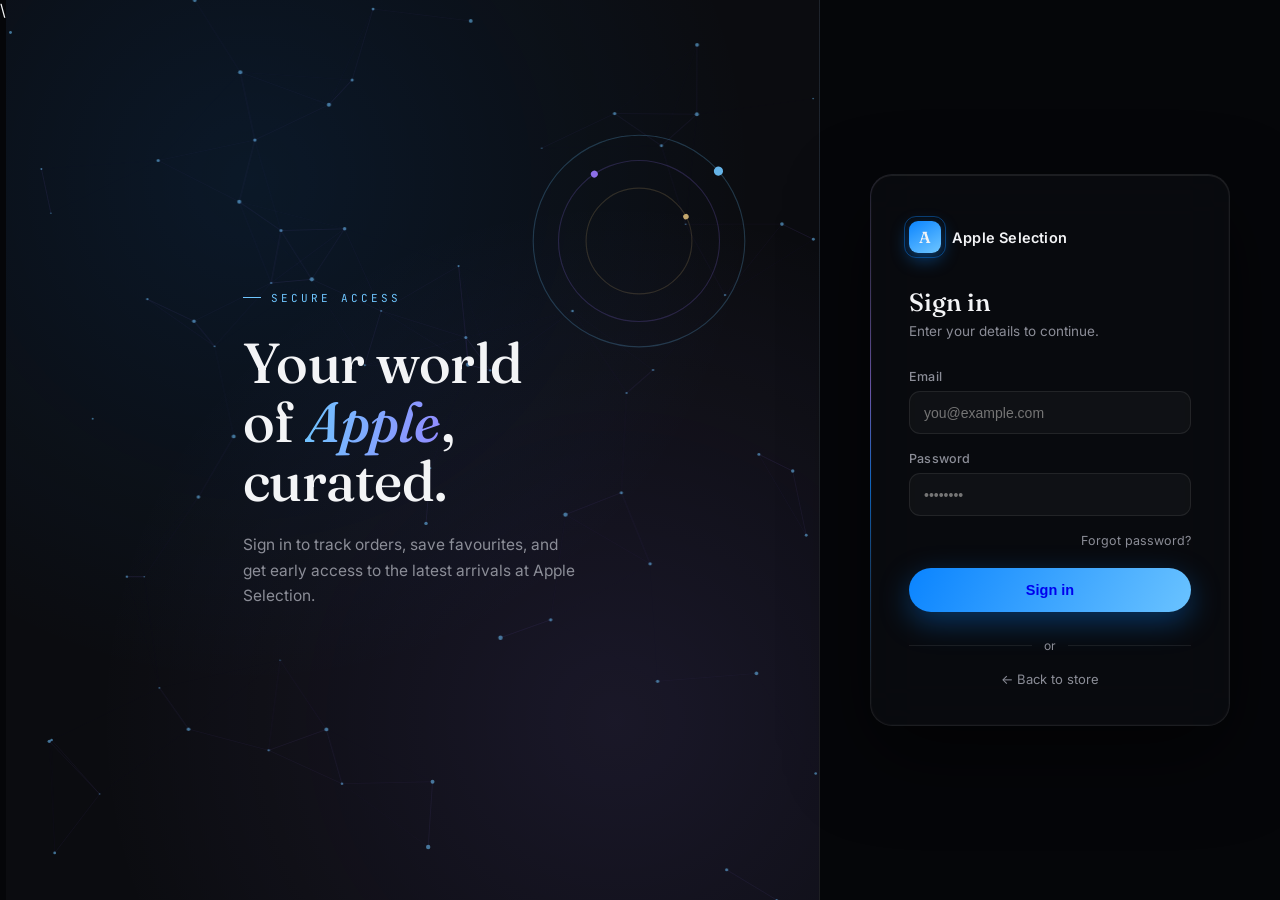
<file: login.html>
\<!DOCTYPE html>
<html lang="en">
<head>
<meta charset="UTF-8">
<meta name="viewport" content="width=device-width, initial-scale=1.0">
<title>Sign in — Apple Selection</title>
<link href="https://fonts.googleapis.com/css2?family=Fraunces:ital,opsz,wght@0,9..144,500;0,9..144,600;1,9..144,500&family=Inter:wght@400;500;600;700;800&family=JetBrains+Mono:wght@500&display=swap" rel="stylesheet">
<link rel="stylesheet" href="./logincss.css">
</head>
<body>

  <div class="stage">
    <canvas id="net"></canvas>
    <svg class="orbit-mark" viewBox="0 0 200 200">
      <g fill="none" stroke-width="1">
        <circle cx="100" cy="100" r="92" stroke="rgba(111,198,255,0.25)"/>
        <circle cx="100" cy="100" r="70" stroke="rgba(155,123,255,0.22)"/>
        <circle cx="100" cy="100" r="46" stroke="rgba(217,184,119,0.2)"/>
      </g>
      <g>
        <circle cx="100" cy="8" r="4" fill="#6fc6ff">
          <animateTransform attributeName="transform" type="rotate" from="0 100 100" to="360 100 100" dur="9s" repeatCount="indefinite"/>
        </circle>
        <circle cx="100" cy="30" r="3" fill="#9b7bff">
          <animateTransform attributeName="transform" type="rotate" from="0 100 100" to="-360 100 100" dur="13s" repeatCount="indefinite"/>
        </circle>
        <circle cx="100" cy="54" r="2.4" fill="#d9b877">
          <animateTransform attributeName="transform" type="rotate" from="0 100 100" to="360 100 100" dur="7s" repeatCount="indefinite"/>
        </circle>
      </g>
    </svg>
    <div class="stage-content">
      <div class="eyebrow">Secure Access</div>
      <h1>Your world of <em>Apple</em>, curated.</h1>
      <p>Sign in to track orders, save favourites, and get early access to the latest arrivals at Apple Selection.</p>
    </div>
  </div>

  <div class="panel">
    <div class="card" id="tiltCard">
      <div class="brand">
        <span class="brand-mark">A</span>
        <span class="brand-text">Apple Selection</span>
      </div>

      <h2>Sign in</h2>
      <p class="sub">Enter your details to continue.</p>

      <form id="loginForm">
        <div class="field">
          <label for="email">Email</label>
          <div class="input-wrap"><input type="email" id="email" required placeholder="you@example.com"></div>
        </div>
        <div class="field">
          <label for="password">Password</label>
          <div class="input-wrap"><input type="password" id="password" required placeholder="••••••••"></div>
        </div>
        <div class="row-between"><a href="#">Forgot password?</a></div>

        <button type="submit" id="submitBtn">
          <span class="btn-label"><a href="./index.html" class="a-singn">Sign in</a></span>
          <span class="spinner"></span>
        </button>
        <p class="error" id="error">Email yoki parol noto'g'ri.</p>
      </form>

      <div class="divider">or</div>
      <a href="../index.html" class="back">← Back to store</a>
    </div>
  </div>

  <script src="./loginjs.js"></script>
</body>
</html>
</file>
<file: logincss.css>
:root{
    --bg: #050609;
    --panel: #0b0c10;
    --card: rgba(14,15,19,0.55);
    --line: rgba(255,255,255,0.08);
    --text: #f3f4f6;
    --muted: #8b8d97;
    --blue: #0a84ff;
    --blue-soft: #6fc6ff;
    --violet: #9b7bff;
    --gold: #d9b877;
  }
  *{ margin:0; padding:0; box-sizing:border-box; }
  html,body{ height:100%; }
  body{
    background:var(--bg);
    color:var(--text);
    font-family:'Inter', -apple-system, sans-serif;
    overflow:hidden;
    display:flex;
  }


  .a-singn{
    text-decoration: dashed;
  }
  /* ============ LEFT: canvas stage ============ */
  .stage{
    position:relative;
    flex:1.3;
    min-width:0;
    display:flex;
    align-items:center;
    justify-content:center;
    background:
      radial-gradient(circle at 30% 20%, rgba(10,132,255,0.10), transparent 55%),
      radial-gradient(circle at 75% 80%, rgba(155,123,255,0.10), transparent 55%),
      var(--panel);
    border-right:1px solid var(--line);
  }
  canvas#net{ position:absolute; inset:0; width:100%; height:100%; }

  .stage-content{
    position:relative; z-index:3;
    max-width:460px;
    padding:0 60px;
  }
  .eyebrow{
    font-family:'JetBrains Mono', monospace;
    font-size:11px; letter-spacing:3px; text-transform:uppercase;
    color:var(--blue-soft);
    display:flex; align-items:center; gap:10px;
    margin-bottom:28px;
    opacity:0; animation:rise .7s ease forwards; animation-delay:.2s;
  }
  .eyebrow::before{
    content:""; width:18px; height:1px; background:var(--blue-soft);
  }
  .stage h1{
    font-family:'Fraunces', serif;
    font-weight:500;
    font-size:clamp(38px, 4.4vw, 58px);
    line-height:1.05;
    letter-spacing:-0.5px;
    margin-bottom:22px;
    opacity:0; animation:rise .8s ease forwards; animation-delay:.32s;
  }
  .stage h1 em{
    font-style:italic;
    font-weight:500;
    background:linear-gradient(100deg, var(--blue-soft), var(--violet) 60%, var(--gold));
    -webkit-background-clip:text; background-clip:text; color:transparent;
    background-size:220% auto;
    animation:shine 6s linear infinite;
  }
  .stage p{
    color:var(--muted); font-size:15.5px; line-height:1.65;
    max-width:380px;
    opacity:0; animation:rise .8s ease forwards; animation-delay:.44s;
  }
  .orbit-mark{
    position:absolute; z-index:2;
    width:230px; height:230px;
    top:14%; right:8%;
    opacity:0.9;
    pointer-events:none;
  }

  @keyframes rise{ from{ opacity:0; transform:translateY(14px);} to{ opacity:1; transform:translateY(0);} }
  @keyframes shine{ to{ background-position:220% center; } }

  /* ============ RIGHT: form panel ============ */
  .panel{
    width:460px;
    flex-shrink:0;
    display:flex; align-items:center; justify-content:center;
    position:relative;
    perspective:1400px;
  }

  .card{
    width:360px;
    padding:46px 38px 38px;
    background:var(--card);
    backdrop-filter:blur(30px) saturate(160%);
    -webkit-backdrop-filter:blur(30px) saturate(160%);
    border:1px solid var(--line);
    border-radius:22px;
    box-shadow:
      0 30px 80px rgba(0,0,0,0.55),
      0 0 0 1px rgba(255,255,255,0.02) inset,
      0 1px 0 rgba(255,255,255,0.06) inset;
    transform-style:preserve-3d;
    transform:rotateX(0) rotateY(0);
    transition:transform .15s ease-out;
    opacity:0;
    animation:cardIn .9s cubic-bezier(.19,1,.22,1) forwards;
    animation-delay:.15s;
    position:relative;
  }
  @keyframes cardIn{
    from{ opacity:0; transform:translateY(30px) rotateX(6deg) scale(.96); }
    to{ opacity:1; transform:translateY(0) rotateX(0) scale(1); }
  }
  .card::before{
    content:""; position:absolute; inset:-1px; border-radius:22px; padding:1px;
    background:conic-gradient(from var(--ang,0deg), transparent 0 60%, rgba(10,132,255,0.7) 72%, rgba(155,123,255,0.6) 80%, transparent 92%);
    -webkit-mask:linear-gradient(#fff 0 0) content-box, linear-gradient(#fff 0 0);
    -webkit-mask-composite:xor; mask-composite:exclude;
    animation:spinBorder 5s linear infinite;
    pointer-events:none;
  }
  @keyframes spinBorder{ to{ --ang:360deg; } }

  .brand{ display:flex; align-items:center; gap:11px; margin-bottom:34px; transform:translateZ(30px); }
  .brand-mark{
    width:32px; height:32px; border-radius:9px;
    background:linear-gradient(150deg, var(--blue), var(--blue-soft));
    display:flex; align-items:center; justify-content:center;
    font-family:'Fraunces', serif; font-weight:600; font-size:16px;
    box-shadow:0 6px 18px rgba(10,132,255,0.45);
    position:relative;
  }
  .brand-mark::after{
    content:""; position:absolute; inset:-5px; border-radius:12px;
    border:1px solid rgba(10,132,255,0.4);
    animation:pulseRing 2.6s ease-out infinite;
  }
  @keyframes pulseRing{
    0%{ transform:scale(0.9); opacity:0.9; }
    100%{ transform:scale(1.35); opacity:0; }
  }
  .brand-text{ font-weight:600; font-size:14.5px; letter-spacing:0.2px; }

  .card h2{
    font-family:'Fraunces', serif; font-weight:500; font-size:25px;
    margin-bottom:6px; transform:translateZ(28px);
  }
  .card p.sub{ color:var(--muted); font-size:13.5px; margin-bottom:30px; transform:translateZ(24px); }

  .field{ margin-bottom:17px; transform:translateZ(22px); }
  label{
    display:block; font-size:12.5px; font-weight:500; color:var(--muted);
    margin-bottom:7px; letter-spacing:0.2px; transition:color .2s;
  }
  .input-wrap{ position:relative; }
  input{
    width:100%; padding:12.5px 14px;
    background:rgba(255,255,255,0.03);
    border:1px solid var(--line);
    border-radius:11px; color:var(--text); font-size:14px;
    outline:none;
    transition:border-color .25s, box-shadow .25s, background .25s;
  }
  input:focus{ 
    border-color:var(--blue); 
    background:rgba(10,132,255,0.06); 
    box-shadow:0 0 0 4px rgba(10,132,255,0.14), 0 0 26px rgba(10,132,255,0.1 8);
  } 
  .field:has(input:focus) label{ color:var(--blue-soft); } 
 
  .row-between{ 
    display:flex; justify-content:flex-end; margin-bottom:6px;
    transform:translateZ(20px);
  }
  .row-between a{ font-size:12.5px; color:var(--muted); text-decoration:none; transition:color .2s; }
  .row-between a:hover{ color:var(--blue-soft); }

  button{
    width:100%; margin-top:14px;
    padding:14px; border:none; border-radius:999px;
    background:linear-gradient(120deg, var(--blue), var(--blue-soft), var(--violet));
    background-size:220% auto;
    color:#05060a; font-size:14.5px; font-weight:700;
    cursor:pointer; position:relative; overflow:hidden;
    transition:background-position .5s ease, transform .15s ease, box-shadow .3s ease;
    box-shadow:0 10px 30px rgba(10,132,255,0.35);
    transform:translateZ(26px);
  }
  button:hover{ background-position:100% center; transform:translateZ(26px) translateY(-2px); box-shadow:0 14px 40px rgba(10,132,255,0.5); }
  button:active{ transform:translateZ(26px) translateY(0) scale(0.98); }
  button .ripple{
    position:absolute; border-radius:50%; background:rgba(255,255,255,0.55);
    transform:scale(0); animation:rip .6s ease-out forwards; pointer-events:none;
  }
  @keyframes rip{ to{ transform:scale(3); opacity:0; } }

  .spinner{
    width:16px; height:16px; border:2px solid rgba(5,6,10,0.35); border-top-color:#05060a;
    border-radius:50%; display:none; animation:spin .7s linear infinite; margin:0 auto;
  }
  @keyframes spin{ to{ transform:rotate(360deg);} }
  button.loading .btn-label{ display:none; }
  button.loading .spinner{ display:block; }

  .error{
    color:#ff7b72; font-size:12.5px; margin-top:14px; text-align:center;
    display:none; transform:translateZ(20px);
  }
  .error.show{ display:block; animation:shake .4s ease, fadeIn .3s ease forwards; }
  @keyframes shake{
    10%,90%{ transform:translateZ(20px) translateX(-2px); }
    20%,80%{ transform:translateZ(20px) translateX(4px); }
    30%,50%,70%{ transform:translateZ(20px) translateX(-8px); }
    40%,60%{ transform:translateZ(20px) translateX(8px); }
  }
  @keyframes fadeIn{ to{ opacity:1; } }

  .divider{
    display:flex; align-items:center; gap:12px; margin:26px 0 18px;
    color:var(--muted); font-size:12px; transform:translateZ(18px);
  }
  .divider::before, .divider::after{ content:""; flex:1; height:1px; background:var(--line); }

  .back{
    display:block; text-align:center; margin-top:8px;
    font-size:13px; color:var(--muted); text-decoration:none;
    transition:color .2s, letter-spacing .2s; transform:translateZ(16px);
  }
  .back:hover{ color:var(--text); letter-spacing:0.3px; }

  @media (max-width: 900px){
    .stage{ display:none; }
    .panel{ width:100%; }
  }
  @media (prefers-reduced-motion: reduce){
    *{ animation-duration:0.001ms !important; animation-iteration-count:1 !important; }
  
  }
</file>
